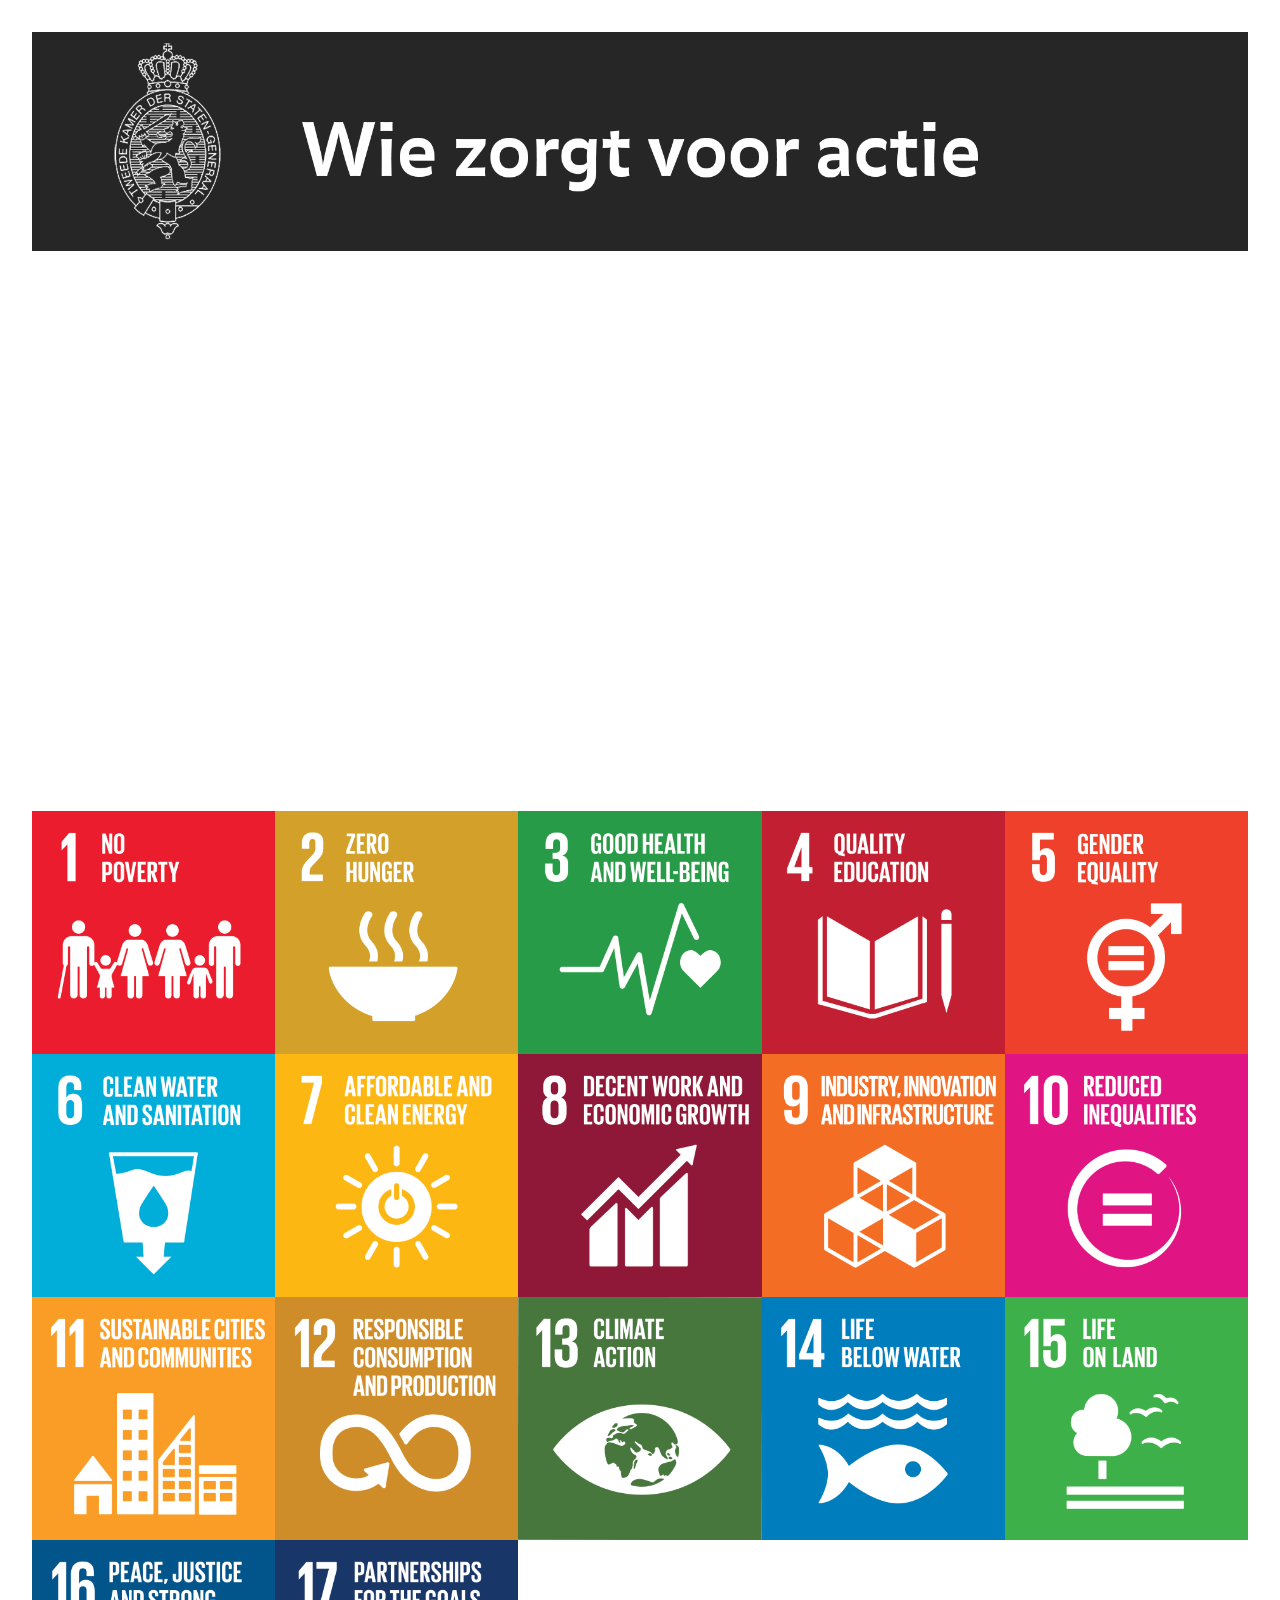
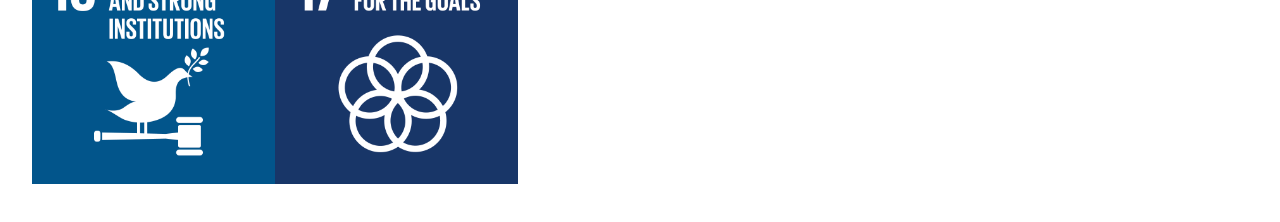
<file: index.html>
<!DOCTYPE html>
<html>
<head>
  <title>AccountbilityHack2017</title>
  <link rel="stylesheet" type="text/css" href="index.css">

  <!-- Leaflet -->
  <link rel="stylesheet" href="http://cdn.leafletjs.com/leaflet/v1.0.2/leaflet.css" />
  <script src="http://cdn.leafletjs.com/leaflet/v1.0.2/leaflet.js"></script>

  <!-- Mapbox GL -->
  <link href="https://api.tiles.mapbox.com/mapbox-gl-js/v0.28.0/mapbox-gl.css" rel='stylesheet' />
  <script src="https://api.tiles.mapbox.com/mapbox-gl-js/v0.28.0/mapbox-gl.js"></script>

</head>
<body>

  <nav class="page">

    <img src="img/Tweedekamerheader.png">
    <figure>
      <iframe src="https://plot.ly/~TDA/96.embed"></iframe>
    </figure>
    
    <ul>
      <li><a href="#energy">
            <img src="img/E_SDG goals_icons-individual-rgb-01.png">
          </a>
      <li><a href="#energy">
          <img src="img/E_SDG goals_icons-individual-rgb-02.png">
        </a>
      <li><a href="#energy">
            <img src="img/E_SDG goals_icons-individual-rgb-03.png">
          </a>
      <li><a href="#energy">
          <img src="img/E_SDG goals_icons-individual-rgb-04.png">
        </a>
      <li><a href="#energy">
            <img src="img/E_SDG goals_icons-individual-rgb-05.png">
          </a>
      <li><a href="#energy">
          <img src="img/E_SDG goals_icons-individual-rgb-06.png">
        </a>
      <li><a href="#energy">
            <img src="img/E_SDG goals_icons-individual-rgb-07.png">
          </a>
      <li><a href="#energy">
          <img src="img/E_SDG goals_icons-individual-rgb-08.png">
        </a>
      <li><a href="#energy">
            <img src="img/E_SDG goals_icons-individual-rgb-09.png">
          </a>
      <li><a href="#energy">
          <img src="img/E_SDG goals_icons-individual-rgb-10.png">
        </a>
      <li><a href="#energy">
            <img src="img/E_SDG goals_icons-individual-rgb-11.png">
          </a>
      <li><a href="#energy">
          <img src="img/E_SDG goals_icons-individual-rgb-12.png">
        </a>
      <li><a href="#energy">
            <img src="img/E_SDG goals_icons-individual-rgb-13.png">
          </a>
      <li><a href="#energy">
          <img src="img/E_SDG goals_icons-individual-rgb-14.png">
        </a>
      <li><a href="#energy">
            <img src="img/E_SDG goals_icons-individual-rgb-15.png">
          </a>
      <li><a href="#energy">
          <img src="img/E_SDG goals_icons-individual-rgb-16.png">
        </a>
      <li><a href="#energy">
          <img src="img/E_SDG goals_icons-individual-rgb-17.png">
        </a>  
    </ul>

  </nav>

  <section class="container" id="energy">

    <header class="page">
      <a href="#menu">MENU</a>
      <h1>Doel 7: Duurzame en Betaalbare Energie</h1>
    </header>

    <article class="page">

    <img src="img/percentage.png">

    <p>
      In 2030 moet iedereen toegang hebben tot betaalbare, betrouwbare en duurzame energie. De duurzame ontwikkelingsdoelen stellen dat er een aanzienlijke toename in het gebruik van duurzame energie nodig is om Doel 7 te bereiken. Momenteel is 5,8% van het totale energiegebruik in Nederland van een duurzame bron. Hiermee staat Nederland op de 26e plaats in Europa.
    </p>

    <p>
      Veel winst is te halen op lokaal niveau. Op de kaart is te zien hoe ver jouw regio is met het behalen van dit duurzame ontwikkelingsdoel. Door te klikken op jouw provincie kan je zien hoe jij in de buurt kan bijdragen aan het behalen van deze belangrijke doelen.
    </p>

    </article>

    <figure>
      <iframe src="https://plot.ly/~TDA/94.embed"></iframe>
    </figure>

    <div id="map"></div>

  </section>

  <section id="province" class="container">
    
    <h1>This is a Test</h1>

  </section>

  <script src="leaflet.mapbox-gl.js"></script>
  <script src="data.js"></script>
  <script src="geojson.js"></script>
  <script src="index.js"></script>

</body>
</html>
</file>
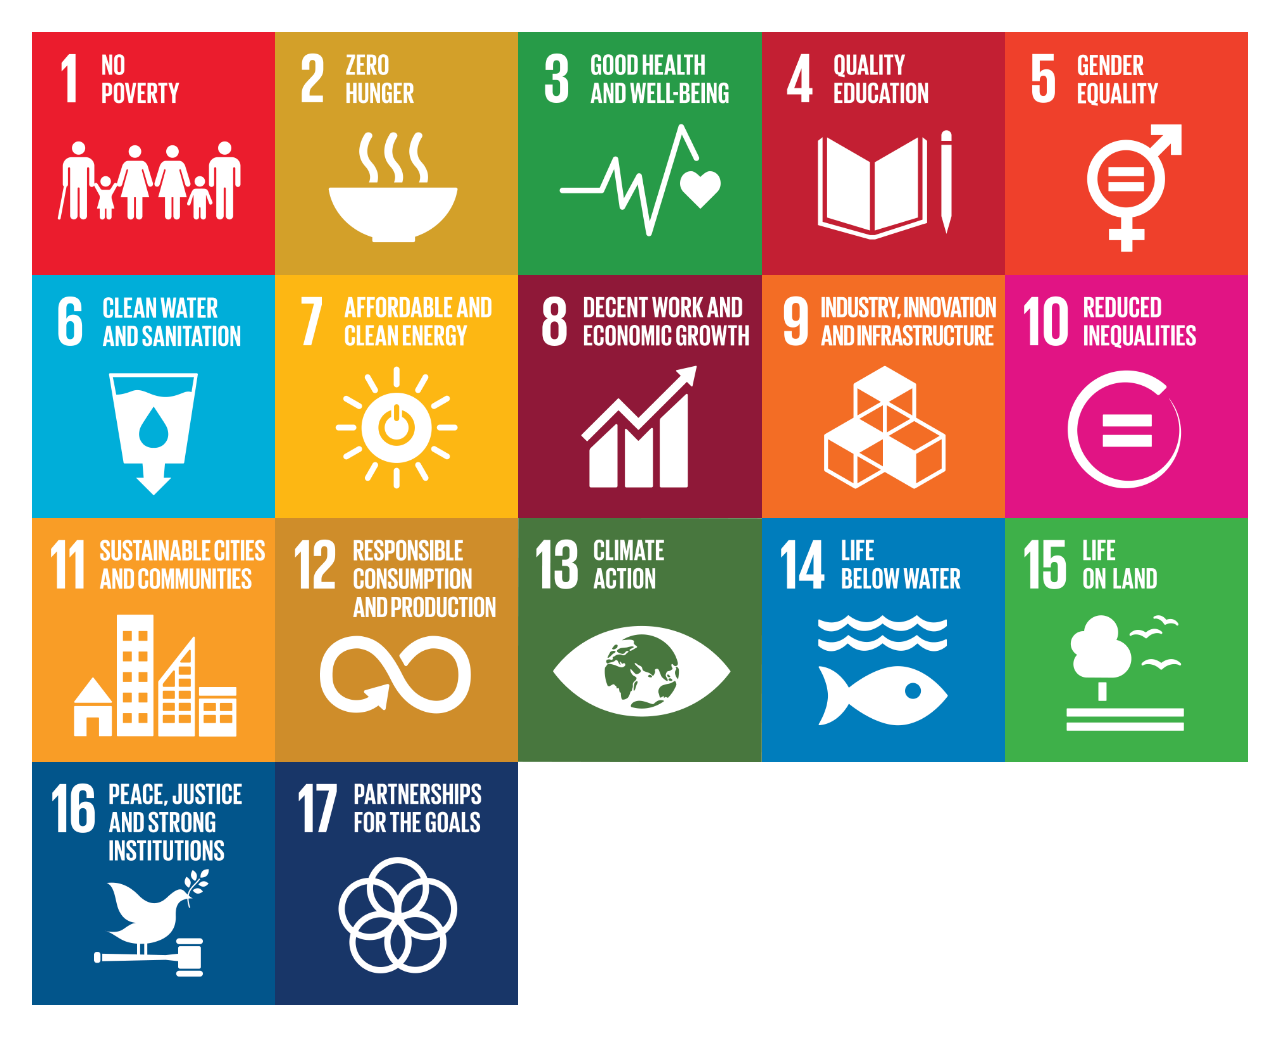
<file: leaflet/index.html>
<!DOCTYPE html>
<html>
<head>
  <title>AccountbilityHack2017</title>
  <link rel="stylesheet" type="text/css" href="index.css">

  <!-- Leaflet -->
  <link rel="stylesheet" href="http://cdn.leafletjs.com/leaflet/v1.0.2/leaflet.css" />
  <script src="http://cdn.leafletjs.com/leaflet/v1.0.2/leaflet.js"></script>

  <!-- Mapbox GL -->
  <link href="https://api.tiles.mapbox.com/mapbox-gl-js/v0.28.0/mapbox-gl.css" rel='stylesheet' />
  <script src="https://api.tiles.mapbox.com/mapbox-gl-js/v0.28.0/mapbox-gl.js"></script>

</head>
<body>

  <nav class="page">
    
    <ul>
      <li><a href="#energy">
            <img src="img/E_SDG goals_icons-individual-rgb-01.png">
          </a>
      <li><a href="#energy">
          <img src="img/E_SDG goals_icons-individual-rgb-02.png">
        </a>
      <li><a href="#energy">
            <img src="img/E_SDG goals_icons-individual-rgb-03.png">
          </a>
      <li><a href="#energy">
          <img src="img/E_SDG goals_icons-individual-rgb-04.png">
        </a>
      <li><a href="#energy">
            <img src="img/E_SDG goals_icons-individual-rgb-05.png">
          </a>
      <li><a href="#energy">
          <img src="img/E_SDG goals_icons-individual-rgb-06.png">
        </a>
      <li><a href="#energy">
            <img src="img/E_SDG goals_icons-individual-rgb-07.png">
          </a>
      <li><a href="#energy">
          <img src="img/E_SDG goals_icons-individual-rgb-08.png">
        </a>
      <li><a href="#energy">
            <img src="img/E_SDG goals_icons-individual-rgb-09.png">
          </a>
      <li><a href="#energy">
          <img src="img/E_SDG goals_icons-individual-rgb-10.png">
        </a>
      <li><a href="#energy">
            <img src="img/E_SDG goals_icons-individual-rgb-11.png">
          </a>
      <li><a href="#energy">
          <img src="img/E_SDG goals_icons-individual-rgb-12.png">
        </a>
      <li><a href="#energy">
            <img src="img/E_SDG goals_icons-individual-rgb-13.png">
          </a>
      <li><a href="#energy">
          <img src="img/E_SDG goals_icons-individual-rgb-14.png">
        </a>
      <li><a href="#energy">
            <img src="img/E_SDG goals_icons-individual-rgb-15.png">
          </a>
      <li><a href="#energy">
          <img src="img/E_SDG goals_icons-individual-rgb-16.png">
        </a>
      <li><a href="#energy">
          <img src="img/E_SDG goals_icons-individual-rgb-17.png">
        </a>  
    </ul>

  </nav>

  <section id="energy">

    <header class="page">
      <a href="#menu">MENU</a>
      <h1>Doel 7: Duurzame en Betaalbare Energie</h1>
    </header>

    <article class="page">

    <img src="img/percentage.png">

    <p>
      In 2030 moet iedereen toegang hebben tot betaalbare, betrouwbare en duurzame energie. De duurzame ontwikkelingsdoelen stellen dat er een aanzienlijke toename in het gebruik van duurzame energie nodig is om Doel 7 te bereiken. Momenteel is 5,8% van het totale energiegebruik in Nederland van een duurzame bron. Hiermee staat Nederland op de 26e plaats in Europa.
    </p>

    <p>
      Veel winst is te halen op lokaal niveau. Op de kaart is te zien hoe ver jouw regio is met het behalen van dit duurzame ontwikkelingsdoel. Door te klikken op jouw provincie kan je zien hoe jij in de buurt kan bijdragen aan het behalen van deze belangrijke doelen.
    </p>

    </article>

    <figure>

      <iframe src="https://plot.ly/~TDA/94.embed"></iframe>


    </figure>

    <div id="map"></div>

  </section>

  <script src="leaflet.mapbox-gl.js"></script>
  <script src="data.js"></script>
  <script src="geojson.js"></script>
  <script src="index.js"></script>

</body>
</html>
</file>
<file: index.css>
* {
  font-family: Avenir;
  font-size: 100%;
  font-style: normal;
  font-weight: 400;
  vertical-align: baseline;
  padding: 0;
  margin: 0;
  box-sizing: content-box;
  list-style: none;
}

li {
  list-style: none;
}

nav.page {
  overflow-y: hidden;
}

section.container {
  background-color: white;
  position: fixed;
  top: 0;
  left: 0;
  bottom: 0;
  right: 0;
  overflow-y: scroll;
  opacity: 0;
  z-index: -10;
}

section.container:target {
  opacity: 1;
  z-index: 10;
}

nav.page li {
  display: inline-block;
  width: 20%;
}

nav.page li {
  float: left;
}

nav.page img {
  display: block;
  width: 100%;
}

html, 
body {
  width: 100%;
  height: 100%;
}

#map {
  height: 720px;
  max-height: 80vh;
}

header.page {
  font-weight: 800;
  color: white;
  background-color: #FCC30B;
}

figure {
  height: 560px;
  /*background-image: url(tweedekamer-achtergrond.jpg);*/
  background-size: cover;
}

article {
  max-width: 64em;
  overflow: hidden;
  margin: 0 auto;
}

article img {
  float: left;
  max-width: 20em;
  margin: 0 5em 0 0;
}

iframe {
  width: 90%;
  height: 500px;
  outline: 0;
  padding: 2.5%;
  border: none;
}

header.page {
  padding: 0 2.5%;
}

header.page h1 {
  background-repeat: no-repeat;
  background-image: url(header.png);
  background-size: contain;
  font-size: calc(1em + 3vmin);
  color: transparent;
  margin-right: 2.5em;
  padding: 2.5% 0;
}

p {
  margin: 1em 0;
  padding: 0 2.5%;
}

header.page a {
  float: right;
  padding: 0.625em 1em 0.75em;
  margin: 2em 0 0;
  text-decoration: none;
  border: 2px solid white;
  color: white;
}

.page {
  padding: 2.5% 2.5% 3%;
}
</file>
<file: leaflet/index.css>
* {
  font-family: Avenir;
  font-size: 100%;
  font-style: normal;
  font-weight: 400;
  vertical-align: baseline;
  padding: 0;
  margin: 0;
  box-sizing: content-box;
  list-style: none;
}

li {
  list-style: none;
}

nav.page {
  overflow-y: hidden;
}

#energy {
  background-color: white;
  position: fixed;
  top: 0;
  left: 0;
  bottom: 0;
  right: 0;
  overflow-y: scroll;
  opacity: 0;
  z-index: -10;
}

#energy:target {
  opacity: 1;
  z-index: 10;
}

nav.page li {
  display: inline-block;
  width: 20%;
}

nav.page li {
  float: left;
}

nav.page img {
  display: block;
  width: 100%;
}

html, 
body {
  width: 100%;
  height: 100%;
}

#map {
  height: 720px;
  max-height: 80vh;
}

header.page {
  font-weight: 800;
  color: white;
  background-color: #FCC30B;
}

header.page h1 {
  font-size: calc(1em + 3vmin);
}

p {
  max-width: 48em;
  margin: 1em 0;
  padding: 0 2.5%;
}

header.page a {
  background-color: white;
  float: right;
  padding: 1em 0 1.25em;
  margin: -0.5em 0 0;
}

.page {
  padding: 2.5%;
}
</file>
